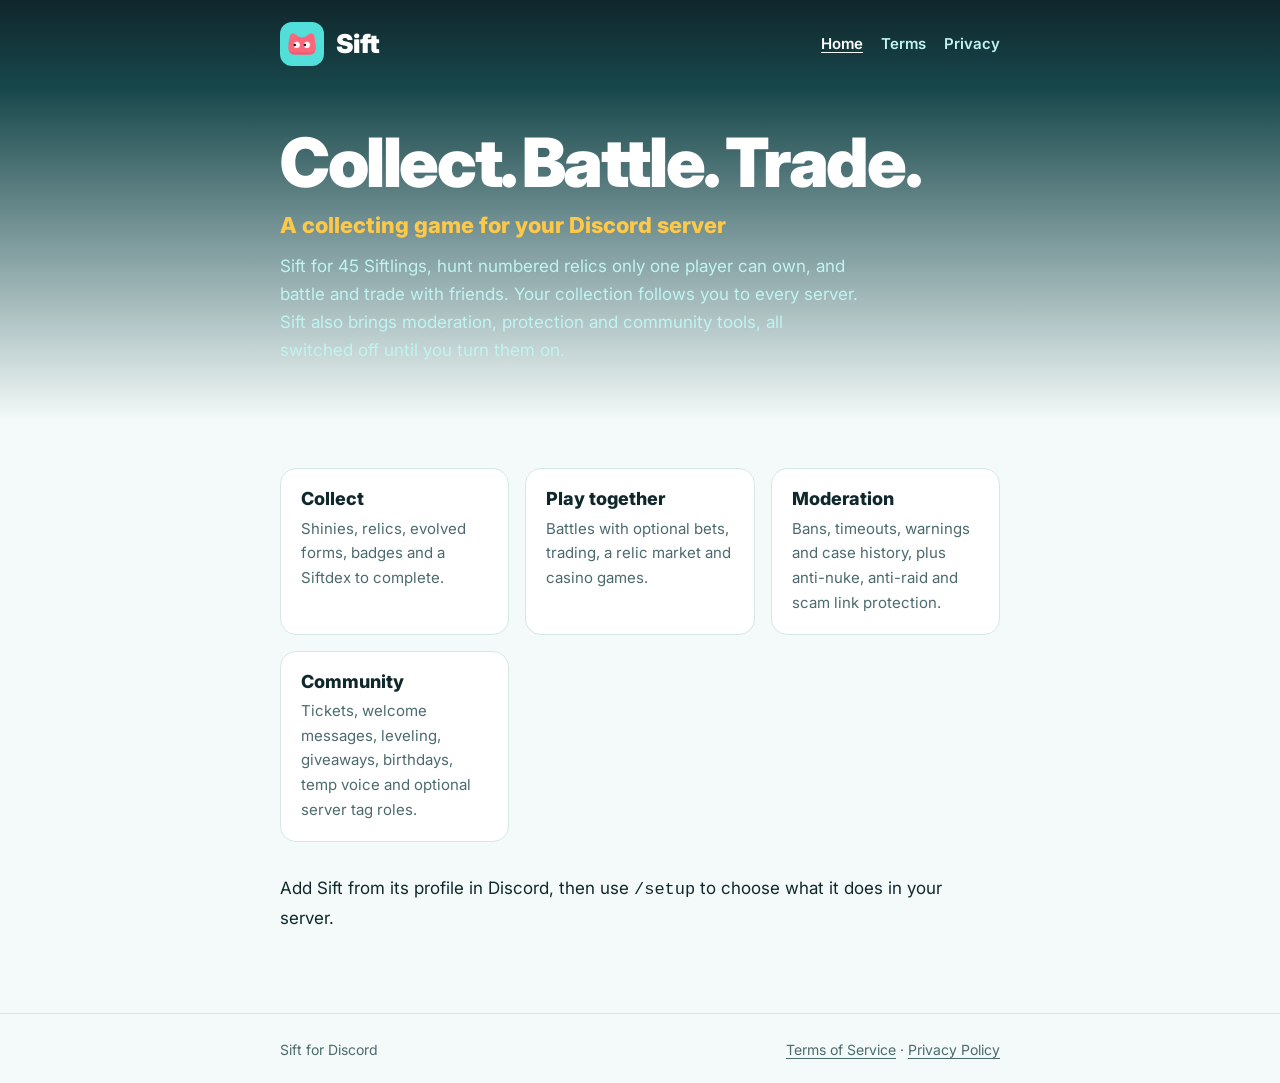
<file: index.html>
<!doctype html>
<html lang="en">
<head>
<meta charset="utf-8">
<meta name="viewport" content="width=device-width, initial-scale=1, viewport-fit=cover">
<title>Sift</title>
<meta name="description" content="Sift is a Discord bot: a collecting game with Siftlings, battles and trading, plus moderation and community tools.">
<link rel="icon" href="sift-avatar.png">
<link rel="preconnect" href="https://fonts.googleapis.com">
<link rel="stylesheet" href="https://fonts.googleapis.com/css2?family=Inter:wght@400;600;800;900&display=swap">
<link rel="stylesheet" href="style.css">
</head>
<body>
<header class="top"><div class="wrap">
  <a class="brand" href="index.html"><img src="sift-avatar.png" alt="">Sift</a>
  <nav><a href="index.html" aria-current="page">Home</a><a href="terms.html">Terms</a><a href="privacy.html">Privacy</a></nav>
</div></header>

<section class="hero"><div class="wrap">
  <h1>Collect. Battle. Trade.</h1>
  <p class="tag">A collecting game for your Discord server</p>
  <p>Sift for 45 Siftlings, hunt numbered relics only one player can own, and battle and trade with friends. Your collection follows you to every server. Sift also brings moderation, protection and community tools, all switched off until you turn them on.</p>
</div></section>

<main><div class="wrap doc">
  <div class="features">
    <div><h3>Collect</h3><p>Shinies, relics, evolved forms, badges and a Siftdex to complete.</p></div>
    <div><h3>Play together</h3><p>Battles with optional bets, trading, a relic market and casino games.</p></div>
    <div><h3>Moderation</h3><p>Bans, timeouts, warnings and case history, plus anti-nuke, anti-raid and scam link protection.</p></div>
    <div><h3>Community</h3><p>Tickets, welcome messages, leveling, giveaways, birthdays, temp voice and optional server tag roles.</p></div>
  </div>
  <p style="margin-top:32px">Add Sift from its profile in Discord, then use <code>/setup</code> to choose what it does in your server.</p>
</div></main>

<footer><div class="wrap"><span>Sift for Discord</span><span><a href="terms.html">Terms of Service</a> · <a href="privacy.html">Privacy Policy</a></span></div></footer>
</body>
</html>
</file>
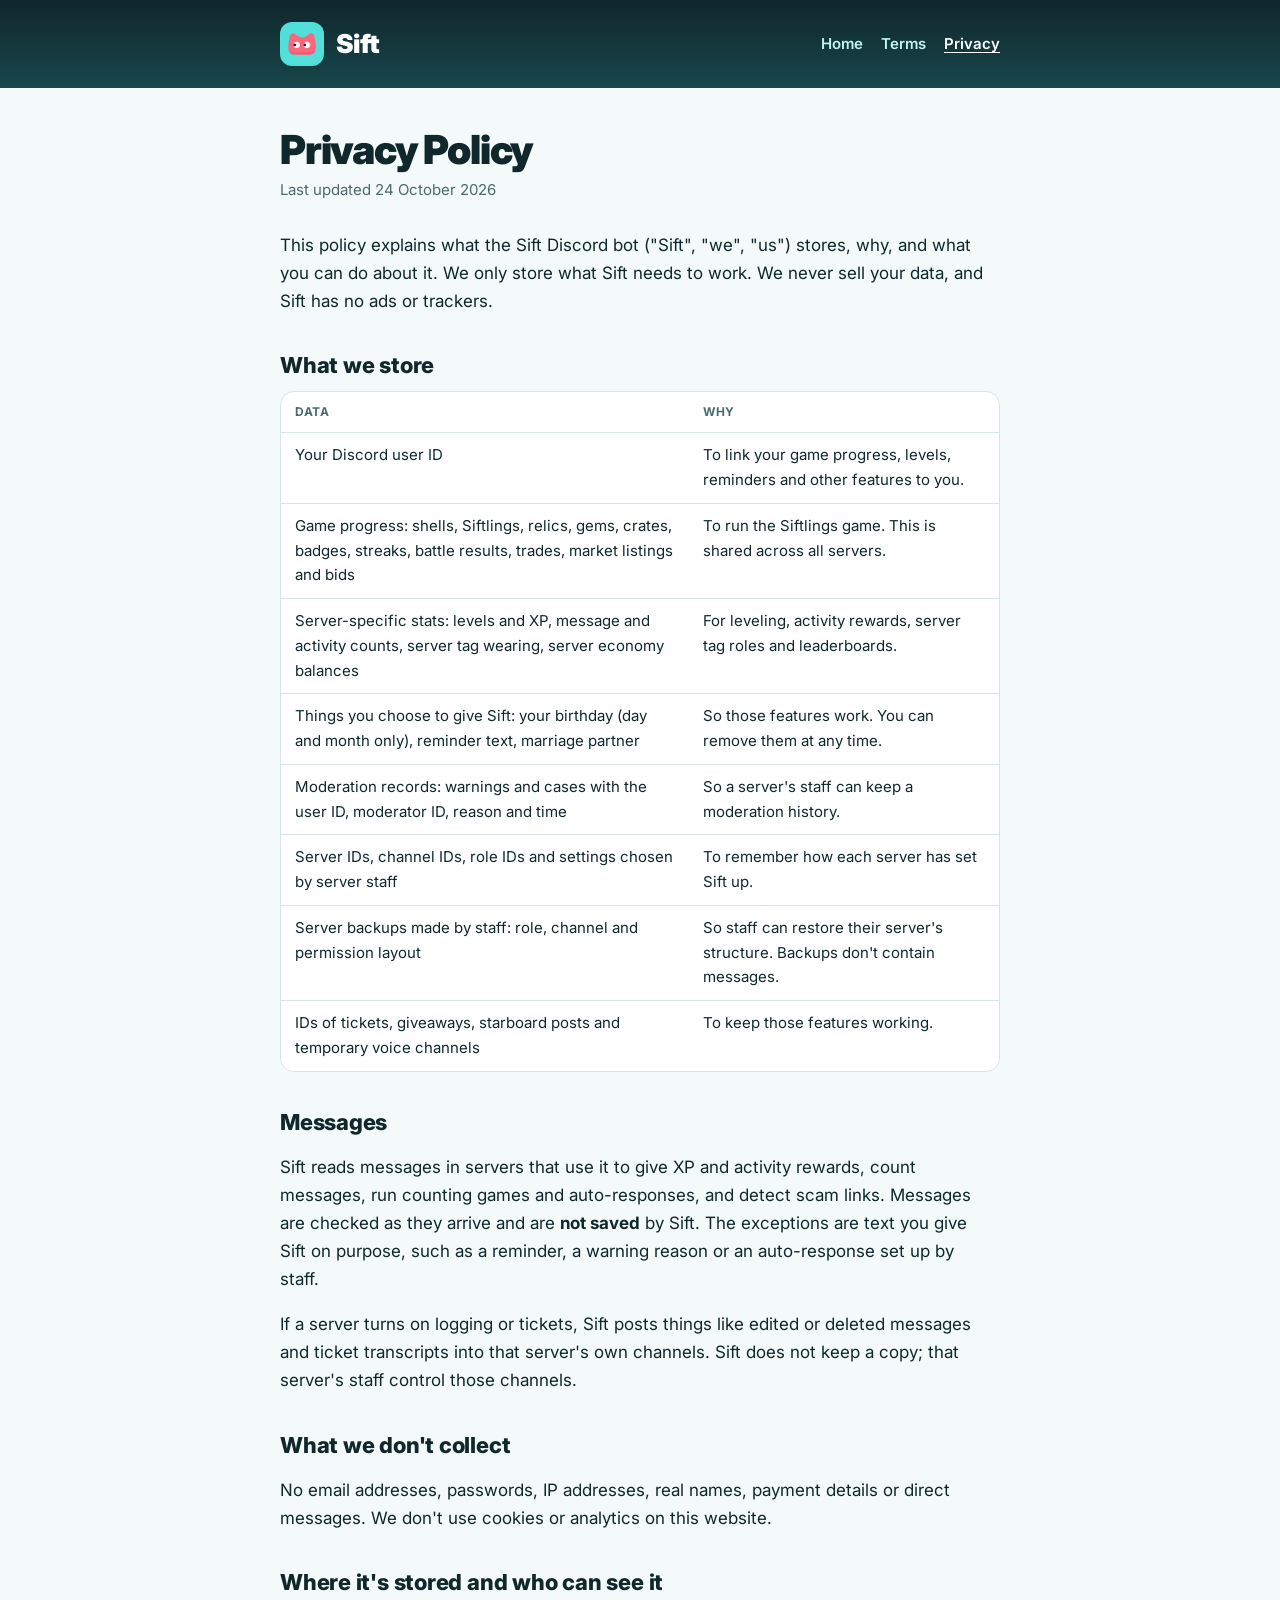
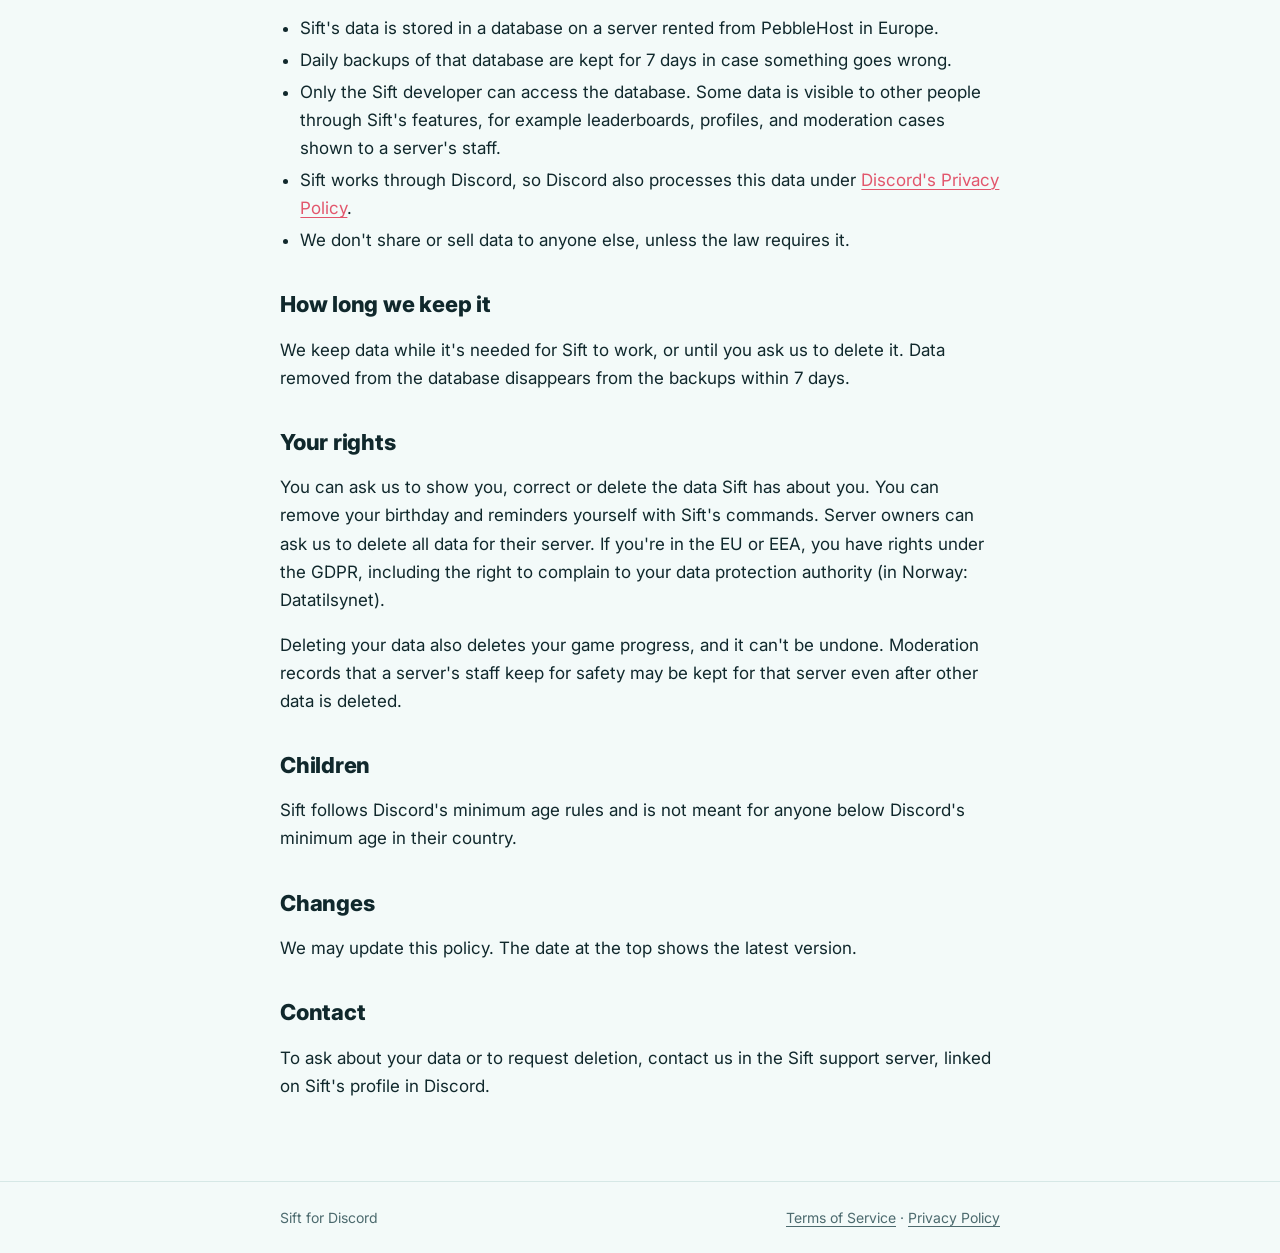
<file: privacy.html>
<!doctype html>
<html lang="en">
<head>
<meta charset="utf-8">
<meta name="viewport" content="width=device-width, initial-scale=1, viewport-fit=cover">
<title>Sift Privacy Policy</title>
<link rel="icon" href="sift-avatar.png">
<link rel="preconnect" href="https://fonts.googleapis.com">
<link rel="stylesheet" href="https://fonts.googleapis.com/css2?family=Inter:wght@400;600;800;900&display=swap">
<link rel="stylesheet" href="style.css">
</head>
<body>
<header class="top"><div class="wrap">
  <a class="brand" href="index.html"><img src="sift-avatar.png" alt="">Sift</a>
  <nav><a href="index.html">Home</a><a href="terms.html">Terms</a><a href="privacy.html" aria-current="page">Privacy</a></nav>
</div></header>

<main><div class="wrap doc">
  <h1>Privacy Policy</h1>
  <p class="updated">Last updated 24 October 2026</p>

  <p>This policy explains what the Sift Discord bot ("Sift", "we", "us") stores, why, and what you can do about it. We only store what Sift needs to work. We never sell your data, and Sift has no ads or trackers.</p>

  <h2>What we store</h2>
  <div class="table-wrap"><table>
    <thead><tr><th>Data</th><th>Why</th></tr></thead>
    <tbody>
      <tr><td>Your Discord user ID</td><td>To link your game progress, levels, reminders and other features to you.</td></tr>
      <tr><td>Game progress: shells, Siftlings, relics, gems, crates, badges, streaks, battle results, trades, market listings and bids</td><td>To run the Siftlings game. This is shared across all servers.</td></tr>
      <tr><td>Server-specific stats: levels and XP, message and activity counts, server tag wearing, server economy balances</td><td>For leveling, activity rewards, server tag roles and leaderboards.</td></tr>
      <tr><td>Things you choose to give Sift: your birthday (day and month only), reminder text, marriage partner</td><td>So those features work. You can remove them at any time.</td></tr>
      <tr><td>Moderation records: warnings and cases with the user ID, moderator ID, reason and time</td><td>So a server's staff can keep a moderation history.</td></tr>
      <tr><td>Server IDs, channel IDs, role IDs and settings chosen by server staff</td><td>To remember how each server has set Sift up.</td></tr>
      <tr><td>Server backups made by staff: role, channel and permission layout</td><td>So staff can restore their server's structure. Backups don't contain messages.</td></tr>
      <tr><td>IDs of tickets, giveaways, starboard posts and temporary voice channels</td><td>To keep those features working.</td></tr>
    </tbody>
  </table></div>

  <h2>Messages</h2>
  <p>Sift reads messages in servers that use it to give XP and activity rewards, count messages, run counting games and auto-responses, and detect scam links. Messages are checked as they arrive and are <strong>not saved</strong> by Sift. The exceptions are text you give Sift on purpose, such as a reminder, a warning reason or an auto-response set up by staff.</p>
  <p>If a server turns on logging or tickets, Sift posts things like edited or deleted messages and ticket transcripts into that server's own channels. Sift does not keep a copy; that server's staff control those channels.</p>

  <h2>What we don't collect</h2>
  <p>No email addresses, passwords, IP addresses, real names, payment details or direct messages. We don't use cookies or analytics on this website.</p>

  <h2>Where it's stored and who can see it</h2>
  <ul>
    <li>Sift's data is stored in a database on a server rented from PebbleHost in Europe.</li>
    <li>Daily backups of that database are kept for 7 days in case something goes wrong.</li>
    <li>Only the Sift developer can access the database. Some data is visible to other people through Sift's features, for example leaderboards, profiles, and moderation cases shown to a server's staff.</li>
    <li>Sift works through Discord, so Discord also processes this data under <a href="https://discord.com/privacy">Discord's Privacy Policy</a>.</li>
    <li>We don't share or sell data to anyone else, unless the law requires it.</li>
  </ul>

  <h2>How long we keep it</h2>
  <p>We keep data while it's needed for Sift to work, or until you ask us to delete it. Data removed from the database disappears from the backups within 7 days.</p>

  <h2>Your rights</h2>
  <p>You can ask us to show you, correct or delete the data Sift has about you. You can remove your birthday and reminders yourself with Sift's commands. Server owners can ask us to delete all data for their server. If you're in the EU or EEA, you have rights under the GDPR, including the right to complain to your data protection authority (in Norway: Datatilsynet).</p>
  <p>Deleting your data also deletes your game progress, and it can't be undone. Moderation records that a server's staff keep for safety may be kept for that server even after other data is deleted.</p>

  <h2>Children</h2>
  <p>Sift follows Discord's minimum age rules and is not meant for anyone below Discord's minimum age in their country.</p>

  <h2>Changes</h2>
  <p>We may update this policy. The date at the top shows the latest version.</p>

  <h2>Contact</h2>
  <p>To ask about your data or to request deletion, contact us in the Sift support server, linked on Sift's profile in Discord.</p>
</div></main>

<footer><div class="wrap"><span>Sift for Discord</span><span><a href="terms.html">Terms of Service</a> · <a href="privacy.html">Privacy Policy</a></span></div></footer>
</body>
</html>
</file>
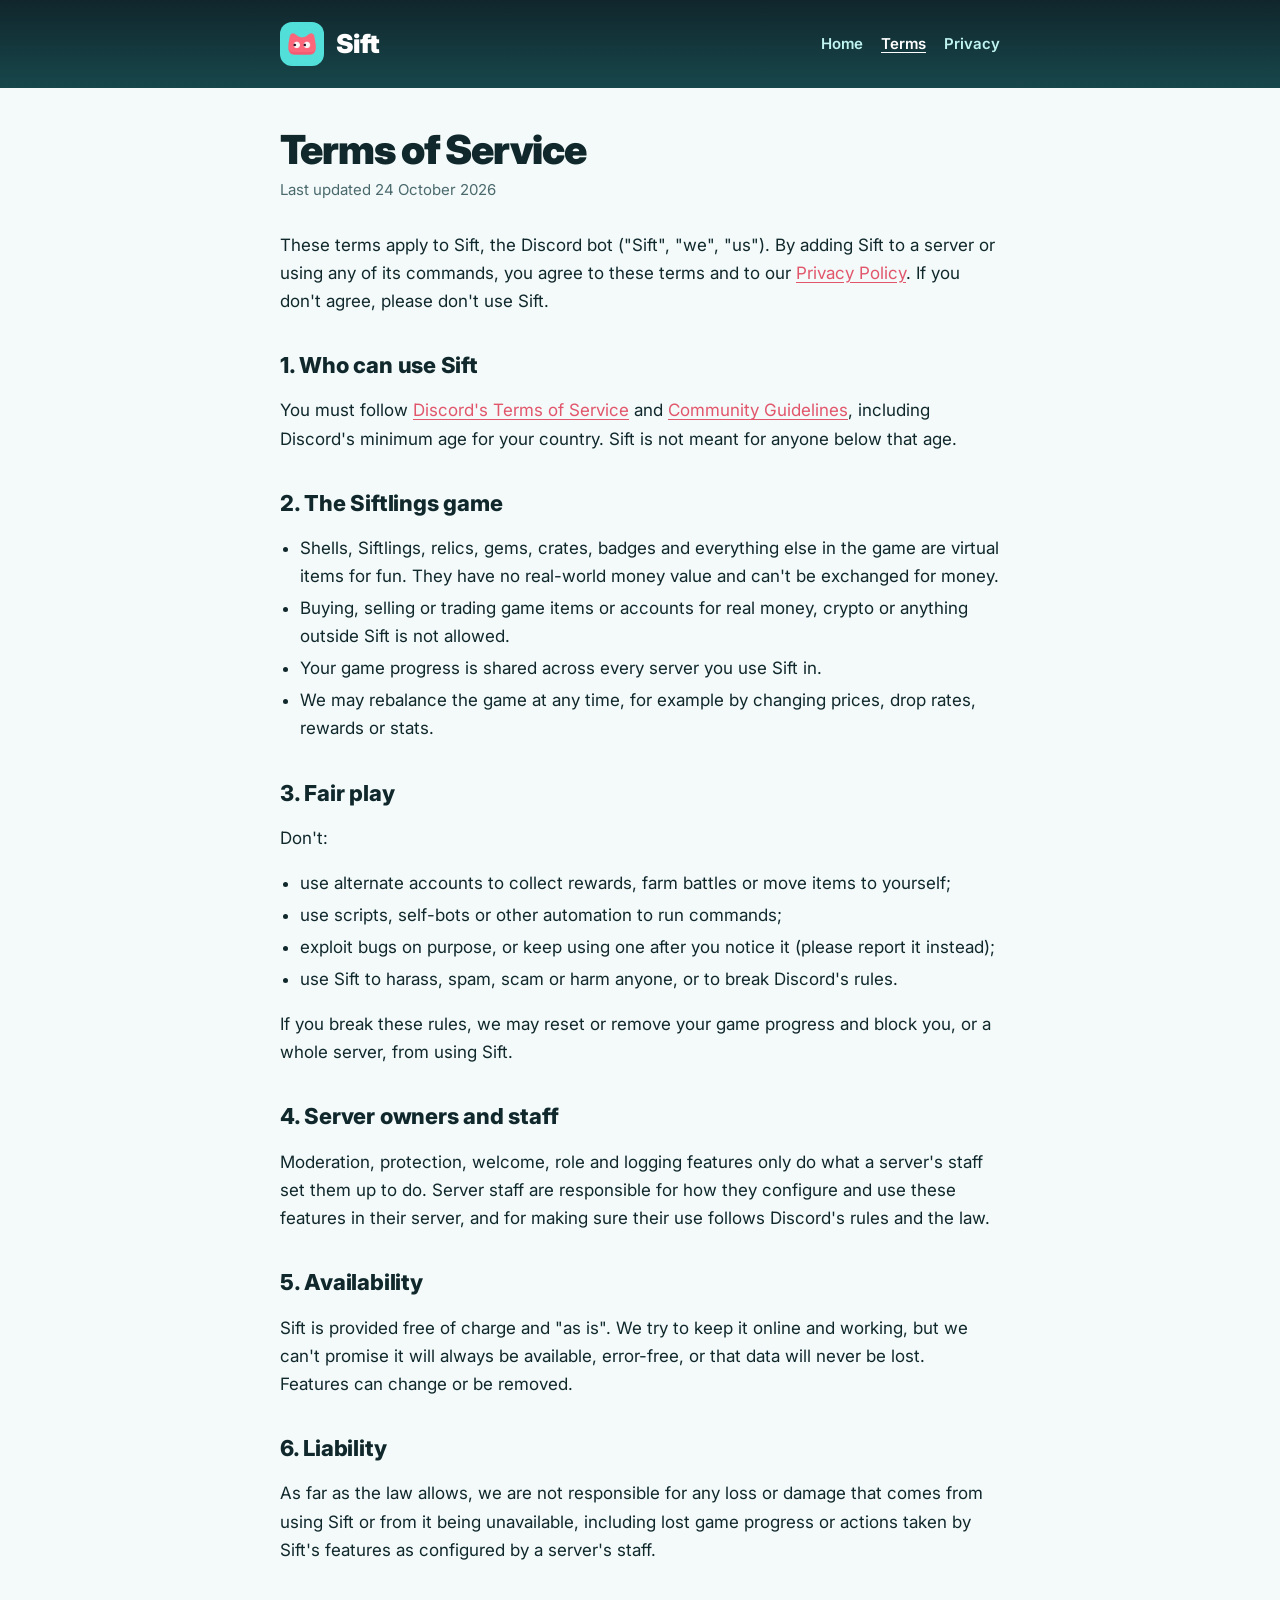
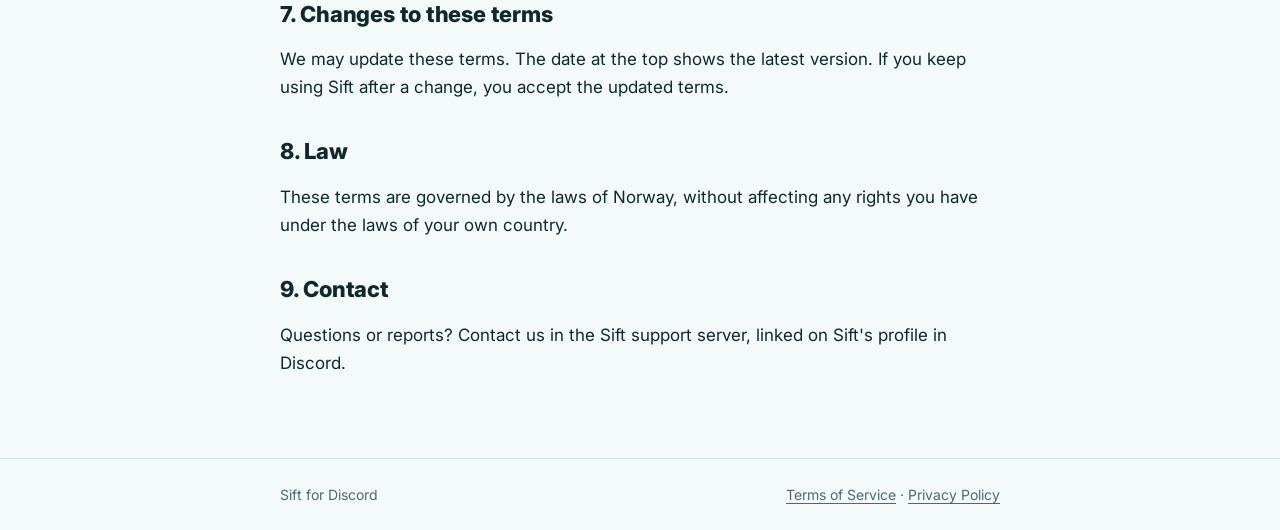
<file: terms.html>
<!doctype html>
<html lang="en">
<head>
<meta charset="utf-8">
<meta name="viewport" content="width=device-width, initial-scale=1, viewport-fit=cover">
<title>Sift Terms of Service</title>
<link rel="icon" href="sift-avatar.png">
<link rel="preconnect" href="https://fonts.googleapis.com">
<link rel="stylesheet" href="https://fonts.googleapis.com/css2?family=Inter:wght@400;600;800;900&display=swap">
<link rel="stylesheet" href="style.css">
</head>
<body>
<header class="top"><div class="wrap">
  <a class="brand" href="index.html"><img src="sift-avatar.png" alt="">Sift</a>
  <nav><a href="index.html">Home</a><a href="terms.html" aria-current="page">Terms</a><a href="privacy.html">Privacy</a></nav>
</div></header>

<main><div class="wrap doc">
  <h1>Terms of Service</h1>
  <p class="updated">Last updated 24 October 2026</p>

  <p>These terms apply to Sift, the Discord bot ("Sift", "we", "us"). By adding Sift to a server or using any of its commands, you agree to these terms and to our <a href="privacy.html">Privacy Policy</a>. If you don't agree, please don't use Sift.</p>

  <h2>1. Who can use Sift</h2>
  <p>You must follow <a href="https://discord.com/terms">Discord's Terms of Service</a> and <a href="https://discord.com/guidelines">Community Guidelines</a>, including Discord's minimum age for your country. Sift is not meant for anyone below that age.</p>

  <h2>2. The Siftlings game</h2>
  <ul>
    <li>Shells, Siftlings, relics, gems, crates, badges and everything else in the game are virtual items for fun. They have no real-world money value and can't be exchanged for money.</li>
    <li>Buying, selling or trading game items or accounts for real money, crypto or anything outside Sift is not allowed.</li>
    <li>Your game progress is shared across every server you use Sift in.</li>
    <li>We may rebalance the game at any time, for example by changing prices, drop rates, rewards or stats.</li>
  </ul>

  <h2>3. Fair play</h2>
  <p>Don't:</p>
  <ul>
    <li>use alternate accounts to collect rewards, farm battles or move items to yourself;</li>
    <li>use scripts, self-bots or other automation to run commands;</li>
    <li>exploit bugs on purpose, or keep using one after you notice it (please report it instead);</li>
    <li>use Sift to harass, spam, scam or harm anyone, or to break Discord's rules.</li>
  </ul>
  <p>If you break these rules, we may reset or remove your game progress and block you, or a whole server, from using Sift.</p>

  <h2>4. Server owners and staff</h2>
  <p>Moderation, protection, welcome, role and logging features only do what a server's staff set them up to do. Server staff are responsible for how they configure and use these features in their server, and for making sure their use follows Discord's rules and the law.</p>

  <h2>5. Availability</h2>
  <p>Sift is provided free of charge and "as is". We try to keep it online and working, but we can't promise it will always be available, error-free, or that data will never be lost. Features can change or be removed.</p>

  <h2>6. Liability</h2>
  <p>As far as the law allows, we are not responsible for any loss or damage that comes from using Sift or from it being unavailable, including lost game progress or actions taken by Sift's features as configured by a server's staff.</p>

  <h2>7. Changes to these terms</h2>
  <p>We may update these terms. The date at the top shows the latest version. If you keep using Sift after a change, you accept the updated terms.</p>

  <h2>8. Law</h2>
  <p>These terms are governed by the laws of Norway, without affecting any rights you have under the laws of your own country.</p>

  <h2>9. Contact</h2>
  <p>Questions or reports? Contact us in the Sift support server, linked on Sift's profile in Discord.</p>
</div></main>

<footer><div class="wrap"><span>Sift for Discord</span><span><a href="terms.html">Terms of Service</a> · <a href="privacy.html">Privacy Policy</a></span></div></footer>
</body>
</html>
</file>
<file: style.css>
/* Sift site: deep teal like the bot's cards, coral and gold from the Siftlings. */
:root {
  --bg: #f3faf9; --surface: #ffffff; --fg: #10282c; --muted: #4c6a6e; --line: #d6e8e6;
  --accent: #e2566c; --gold: #b7860b; --head-top: #10262c; --head-bottom: #17474b; --head-fg: #ffffff; --head-soft: #bff4f1;
  --display: "Inter", system-ui, -apple-system, "Segoe UI", Roboto, sans-serif;
  --body: "Inter", system-ui, -apple-system, "Segoe UI", Roboto, sans-serif;
  color-scheme: light;
}
@media (prefers-color-scheme: dark) {
  :root { --bg: #0d1d21; --surface: #12292e; --fg: #e6f4f3; --muted: #9dbcbf; --line: #21424a; --accent: #ff7d90; --gold: #ffc846; color-scheme: dark; }
}
* { box-sizing: border-box; }
html { -webkit-text-size-adjust: 100%; }
body { margin: 0; background: var(--bg); color: var(--fg); font: 17px/1.65 var(--body); }
a { color: var(--accent); text-underline-offset: 3px; }
a:focus-visible { outline: 2px solid var(--accent); outline-offset: 3px; border-radius: 4px; }
.wrap { max-width: 760px; margin: 0 auto; padding-left: max(20px, env(safe-area-inset-left, 0px)); padding-right: max(20px, env(safe-area-inset-right, 0px)); }

header.top { background: linear-gradient(180deg, var(--head-top), var(--head-bottom)); color: var(--head-fg); }
header.top .wrap { padding-block: 22px; display: flex; gap: 16px; align-items: center; justify-content: space-between; flex-wrap: wrap; }
.brand { display: flex; align-items: center; gap: 12px; color: var(--head-fg); text-decoration: none; font: 900 26px/1 var(--display); letter-spacing: -0.02em; }
.brand img { width: 44px; height: 44px; border-radius: 12px; }
nav { display: flex; gap: 18px; flex-wrap: wrap; }
nav a { color: var(--head-soft); text-decoration: none; font-weight: 600; font-size: 15px; }
nav a[aria-current="page"], nav a:hover { color: var(--head-fg); text-decoration: underline; }

.hero { background: linear-gradient(180deg, var(--head-bottom), var(--bg)); color: var(--head-fg); }
.hero .wrap { padding-block: 40px 56px; }
.hero h1 { font: 900 clamp(40px, 8vw, 68px)/1.02 var(--display); letter-spacing: -0.035em; margin: 0 0 14px; text-wrap: balance; }
.hero .tag { color: #ffc846; font: 800 22px/1.3 var(--display); margin: 0 0 12px; }
.hero p { color: var(--head-soft); max-width: 34em; margin: 0; }

main .wrap { padding-block: 40px 64px; }
.doc h1 { font: 900 40px/1.1 var(--display); letter-spacing: -0.03em; margin: 0 0 6px; text-wrap: balance; }
.updated { color: var(--muted); font-size: 15px; margin: 0 0 28px; }
.doc h2 { font: 800 22px/1.3 var(--display); letter-spacing: -0.01em; margin: 36px 0 8px; text-wrap: balance; }
.doc p, .doc li { max-width: 65ch; }
.doc ul { padding-left: 1.2em; }
.doc li { margin: 4px 0; }
.note { background: var(--surface); border: 1px solid var(--line); border-radius: 14px; padding: 16px 20px; margin: 20px 0; }

.table-wrap { overflow-x: auto; margin: 12px 0; border: 1px solid var(--line); border-radius: 14px; background: var(--surface); }
table { border-collapse: collapse; width: 100%; min-width: 520px; font-size: 15px; }
th, td { text-align: left; padding: 10px 14px; border-bottom: 1px solid var(--line); vertical-align: top; }
th { font-size: 12px; text-transform: uppercase; letter-spacing: 0.06em; color: var(--muted); }
tr:last-child td { border-bottom: 0; }

.features { display: grid; grid-template-columns: repeat(auto-fit, minmax(220px, 1fr)); gap: 16px; margin-top: 8px; }
.features div { background: var(--surface); border: 1px solid var(--line); border-radius: 16px; padding: 18px 20px; min-width: 0; }
.features h3 { margin: 0 0 6px; font: 800 18px/1.3 var(--display); }
.features p { margin: 0; color: var(--muted); font-size: 15px; }

footer { border-top: 1px solid var(--line); color: var(--muted); font-size: 14px; }
footer .wrap { padding-block: 24px; display: flex; gap: 16px; justify-content: space-between; flex-wrap: wrap; }
footer a { color: var(--muted); }
</file>
